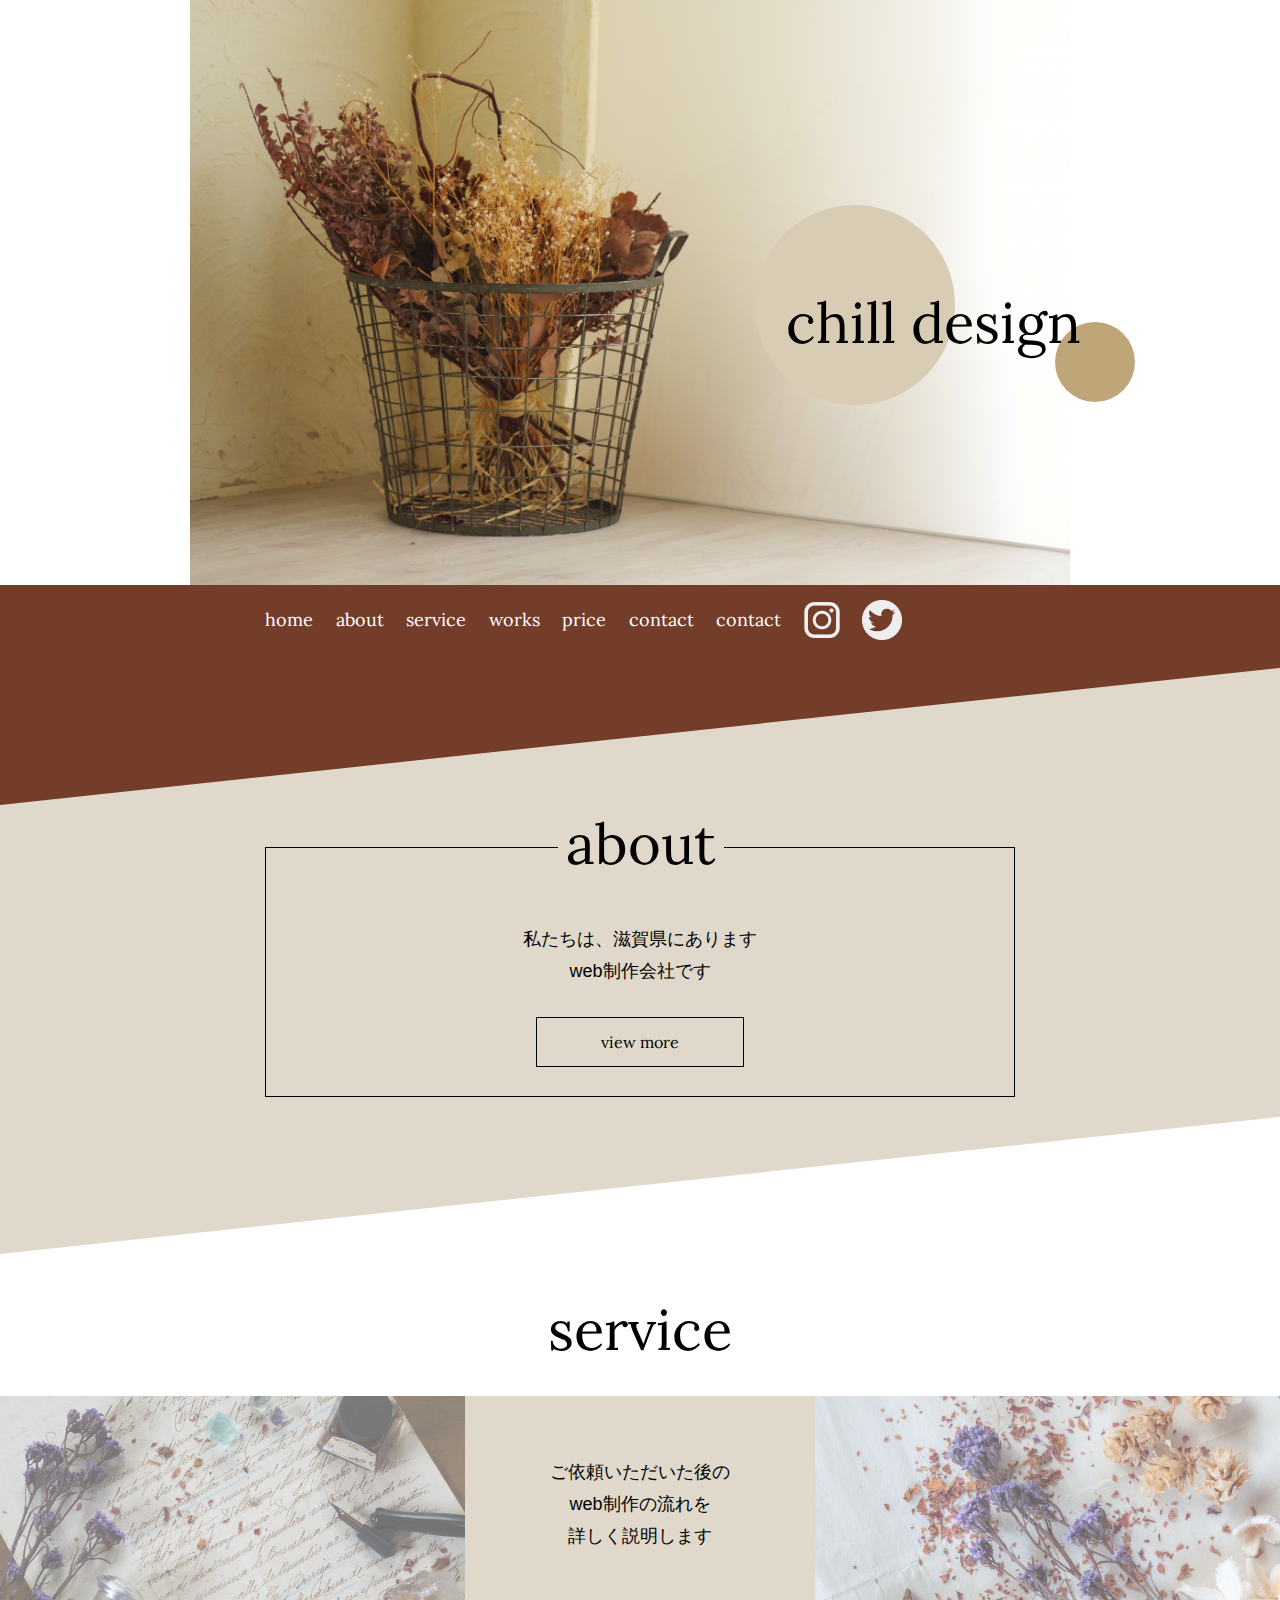
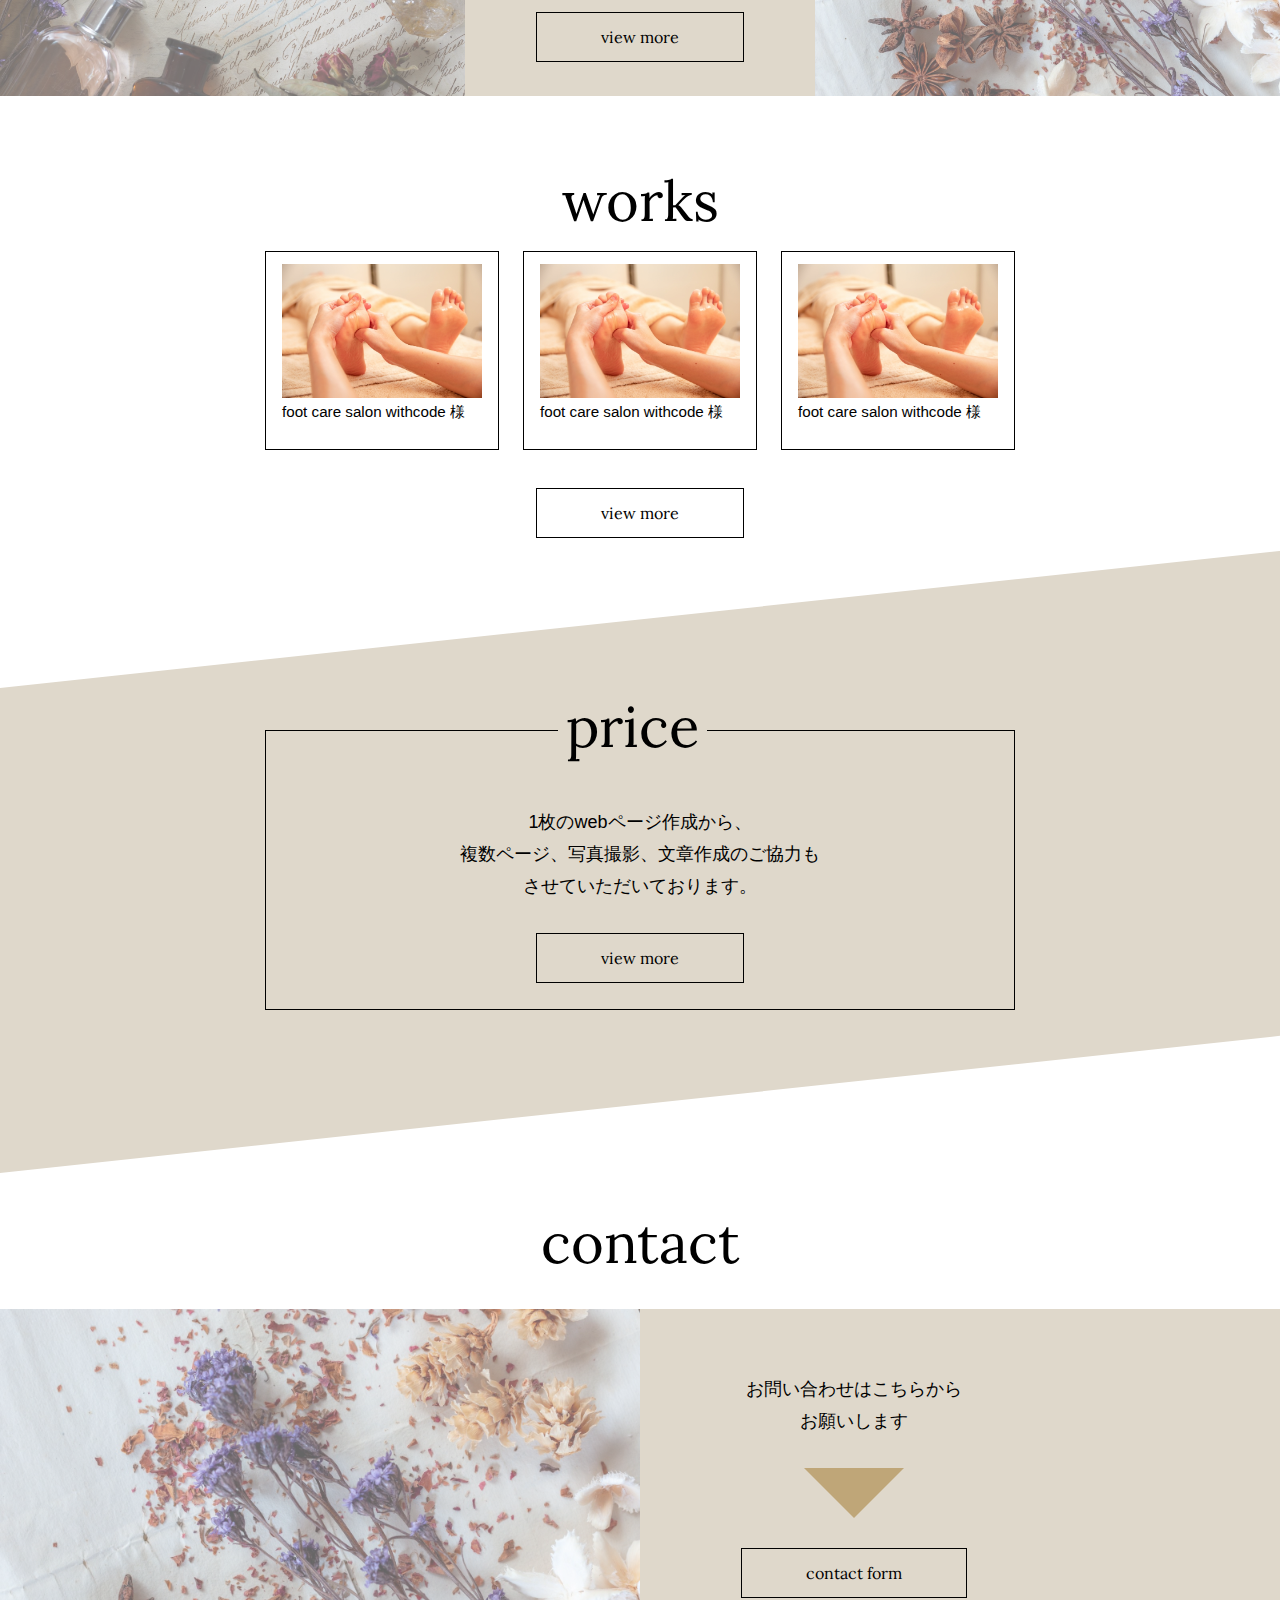
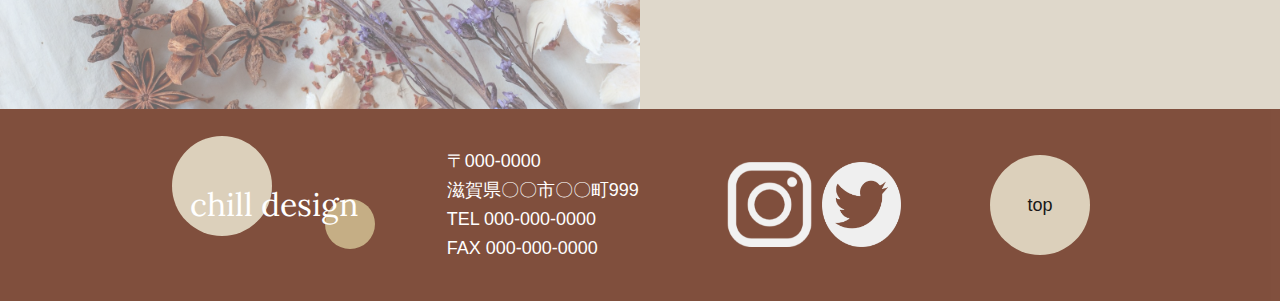
<file: index.html>
<!DOCTYPE html>
<html lang="ja">
  <head>
    <meta charset="UTF-8" />
    <meta http-equiv="X-UA-Compatible" content="IE=edge" />
    <meta name="viewport" content="width=device-width, initial-scale=1.0" />
    <meta name="robots" content="noindex">
    <meta name="googlebot" content="noindex">
    <title>chill design</title>

    <link rel="stylesheet" type="text/css" href="css/reset.css" />
    <link rel="stylesheet" type="text/css" href="css/common.css" />
    <link rel="stylesheet" type="text/css" href="css/index.css" />

    <link rel="preconnect" href="https://fonts.googleapis.com" />
    <link rel="preconnect" href="https://fonts.gstatic.com" crossorigin />

    <link rel="preconnect" href="https://fonts.googleapis.com" />
    <link rel="preconnect" href="https://fonts.gstatic.com" crossorigin />
    <link
      href="https://fonts.googleapis.com/css2?family=Lora&display=swap"
      rel="stylesheet"
    />
  </head>
  <body>
    <header id="header">
      <div class="header-wrapper wrapper">
        <h1 class="header-wrapper__ttl">chill design</h1>
        <div class="circle__1"></div>
        <div class="circle__2"></div>
      </div>
    </header>

    <main>
      <div id="menu">
        <nav class="menu-wrapper wrapper">
          <ul class="menu-wrapper__list">
            <li class="menu-wrapper__list__item">
              <a href="#header">home</a>
            </li>
            <li class="menu-wrapper__list__item">
              <a href="html/about.html">about</a>
            </li>
            <li class="menu-wrapper__list__item">
              <a href="html/service.html">service</a>
            </li>
            <li class="menu-wrapper__list__item">
              <a href="html/works.html">works</a>
            </li>
            <li class="menu-wrapper__list__item">
              <a href="html/price.html">price</a>
            </li>
            <li class="menu-wrapper__list__item">
              <a href="html/contact.html">contact</a>
            </li>
            <li class="menu-wrapper__list__item">
              <a href="html/contact.html">contact</a>
            </li>

            <li class="menu-wrapper__list__item">
              <a href="#">
                <img class="instagram" src="img/instagram_white.png" alt="" />
              </a>
            </li>

            <li class="menu-wrapper__list__item">
              <a href="#">
                <img class="twitter" src="img/twitter_white.png" alt="" />
              </a>
            </li>
          </ul>
        </nav>
        <div class="triangle__1"></div>
      </div>

      <section id="about">
        <div class="about-wrapper wrapper">
          <div class="about-wrapper__box">
            <h2 class="about-wrapper__box__ttl">about</h2>
            <p class="about-wrapper__box__txt">
              私たちは、滋賀県にあります<br />
              web制作会社です
            </p>
            <div class="view-more">
              <a href="html/about.html">view more</a>
            </div>
          </div>
        </div>
      </section>

      <section id="service">
        <div class="triangle__2"></div>
        <div class="service-wrapper">
          <h2 class="service-wrapper__ttl">service</h2>
          <div class="service-wrapper__flex">
            <div class="service-wrapper__flex__item1"></div>

            <div class="service-wrapper__flex__item2">
              <p class="service-wrapper__flex__item2__txt">
                ご依頼いただいた後の<br />
                web制作の流れを<br />
                詳しく説明します
              </p>
              <div class="view-more">
                <a href="html/service.html">view more</a>
              </div>
            </div>

            <div class="service-wrapper__flex__item3"></div>
          </div>
        </div>
      </section>

      <section id="works">
        <div class="works-wrapper wrapper">
          <h2 class="works-wrapper__ttl">works</h2>

          <div class="works-wrapper__flex">
            <div class="works-wrapper__flex__item">
              <a href="#"
                ><img
                  class="footcare"
                  src="img/footcare.jpg"
                  alt="フットケアサロンwithcodeの画像"
              /></a>
              <p class="works-wrapper__flex__item__txt">
                foot care salon withcode 様
              </p>
            </div>

            <div class="works-wrapper__flex__item">
              <a href="#">
                <img
                  class="footcare"
                  src="img/footcare.jpg"
                  alt="フットケアサロンwithcodeの画像"
              /></a>
              <p class="works-wrapper__flex__item__txt">
                foot care salon withcode 様
              </p>
            </div>

            <div class="works-wrapper__flex__item">
              <a href="#">
                <img
                  class="footcare"
                  src="img/footcare.jpg"
                  alt="フットケアサロンwithcodeの画像"
              /></a>
              <p class="works-wrapper__flex__item__txt">
                foot care salon withcode 様
              </p>
            </div>
          </div>

          <div class="view-more">
            <a href="html/service.html">view more</a>
          </div>
        </div>
        <div class="triangle__3"></div>
      </section>

      <section id="price">
        <div class="price-wrapper wrapper">
          <div class="price-wrapper__box">
            <h2 class="price-wrapper__box__ttl">price</h2>
            <p class="price-wrapper__box__txt">
              1枚のwebページ作成から、<br />
              複数ページ、写真撮影、文章作成のご協力も<br />
              させていただいております。
            </p>
            <div class="view-more">
              <a href="html/price.html">view more</a>
            </div>
          </div>
        </div>
      </section>

      <section id="contact">
        <div class="triangle__4"></div>
        <div class="contact-wrapper">
          <h2 class="contact-wrapper__ttl">contact</h2>
          <div class="contact-wrapper__flex">
            <div class="contact-wrapper__flex__item1"></div>
            <div class="contact-wrapper__flex__item2">
              <div class="contact-wrapper__flex__item2__box">
                <p class="contact-wrapper__flex__item2__box__txt">
                  お問い合わせはこちらから<br />お願いします
                </p>
                <div class="contact-wrapper__flex__item2__box__triangle"></div>
                <div class="view-more">
                  <a href="html/price.html">contact form</a>
                </div>
              </div>
            </div>
          </div>
        </div>
      </section>
    </main>

    <footer id="footer">
      <div class="footer-wrapper wrapper">
        <div class="footer-wrapper__flex">
          <div class="footer-wrapper__flex__item">
            <h1>chill design</h1>
            <div class="circle__3"></div>
            <div class="circle__4"></div>
          </div>

          <div class="footer-wrapper__flex__item">
            <p class="footer-wrapper__flex__item__txt">
              〒000-0000<br />滋賀県〇〇市〇〇町999<br />TEL 000-000-0000<br />FAX
              000-000-0000
            </p>
          </div>

          <div class="footer-wrapper__flex__item">
            <a href="#"
              ><img class="instagram" src="img/instagram_white.png" alt=""
            /></a>
            <a href="#"
              ><img class="twitter" src="img/twitter_white.png" alt=""
            /></a>
          </div>

          <div class="footer-wrapper__flex__item">
            <a href="#header">
              <p class="footer-wrapper__flex__item__circle">top</p></a
            >
          </div>
        </div>
      </div>
    </footer>

    <script src="https://cdnjs.cloudflare.com/ajax/libs/jquery/3.4.1/jquery.min.js"></script>
    <script type="text/javascript" src="js/common.js"></script>
  </body>
</html>
</file>
<file: css/common.css>
@charset "UTF-8";

/* ===========================================

=========================================== */

*{
  box-sizing: border-box;
}

html {
  font-size: 100%;
}

a {
  color: inherit;
  text-decoration: none;
}

a:hover {
  opacity: 0.5;
}

body {
  font-family: "Lora", serif;
}

p {
  font-family: sans-serif;
}

p,
li {
  font-size: 1.125rem;
  line-height: 1.8;
}

h1,
h2 {
  font-size: 3.5rem;
}

ol{
  list-style: none;
}

img{
  vertical-align: bottom;
}

.twitter {
  width: 40px;
  height: 40px;
}

.instagram {
  width: 36px;
  height: 36px;
}

.view-more {
  display: inline-block;
  border: 1px solid #000;
}

.view-more a{
  display: inline-block;
  padding: 16px 64px;
}

.wrapper {
  max-width: 900px;
  margin: 0 auto;
}
</file>
<file: css/index.css>
@charset "UTF-8";

/* ===========================================
header
=========================================== */

.header-wrapper {
  width: 100%;
  height: 65vh;
  background-image: url(../img/top.jpg);
  background-size: contain;
  background-repeat: no-repeat;
  position: relative; /* h1(header-wrapper__ttl)にかかっている */
}

.header-wrapper__ttl {
  position: absolute;
  right: 1%;
  bottom: 40%;
  z-index: 2;
}

.circle__1{
  width: 200px;
  height: 200px;
  border-radius: 50%;
  background-color: #D9CCB4;
  position: absolute;
  top: 35%;
  right: 15%;
  z-index: 1;
}

.circle__2{
  width: 80px;
  height: 80px;
  border-radius: 50%;
  background-color: #BFA678;
  position: absolute;
  top: 55%;
  right: -5%;
  z-index: 1;
}

/* ===========================================
menu
=========================================== */

#menu {
  /* overflow: hidden; */
  background-color: #733d29;
  position: relative;  /* triangle__1にかかっている */
}

.triangle__1{
  position: absolute;
  z-index: 1;
  border-top: 150px solid #733d29;
  border-right: 1400px solid transparent;
}

.menu-wrapper {
  max-width: 750px;
}

.menu-wrapper__list {
  padding: 2% 0;
  display: flex;
  align-items: center;
}

.menu-wrapper__list__item {
  margin-left: 3%;
  color: white;
}

.menu-wrapper__list__item:first-child {
  margin-left: unset;
}

/* ===========================================
about
=========================================== */

#about {
  background-color: #dfd8cb;
  padding: 15% 0 1% 0;
}

.about-wrapper {
  text-align: center;
}

.about-wrapper__box {
  margin: 0 auto;
  max-width: 750px;
  height: 250px;
  border: 1px solid #000;
  position: relative; /* ttl aboutの位置調整 */
}

.about-wrapper__box__ttl {
  display: inline-block;
  padding: 8px;
  background-color: #dfd8cb;
  position: absolute;
  top: -40px;
  left: 39%;
}

.about-wrapper__box__txt {
  padding: 10% 0 1% 0;
}

.about-wrapper__box .view-more {
  margin: 3% 0;
}

/* ===========================================
service
=========================================== */

#service{
  position: relative; /* triangle__2にかかっている */
  padding: 15% 0 1% 0;
  overflow: hidden;
}

.triangle__2{
  position: absolute;
  z-index: 1;
  top: -1%;
  border-top: 150px solid #DFD8CB;
  border-right: 1400px solid transparent;
}

.service-wrapper__ttl {
  text-align: center;
  margin-bottom: 3%;
}

.service-wrapper__flex {
  display: flex;
  justify-content: center;
}

.service-wrapper__flex__item1 {
  background-color: rgb(223, 215, 215);
  height: 300px;
  flex: 1 1 auto;
  background-image: url(../img/flower1.jpeg);
  background-size: cover;
  background-repeat: no-repeat;
  background-color: rgba(255, 255, 255, 0.4);
  background-blend-mode: lighten;
}

.service-wrapper__flex__item2 {
  width: 350px;
  height: 300px;
  background-color: #dfd8cb;
  text-align: center;
}

.service-wrapper__flex__item2__txt{
  margin: 17% 0;
}

.service-wrapper__flex__item3 {
  height: 300px;
  flex: 1 1 auto;
  background-image: url(../img/flower2.jpeg);
  background-size: cover;
  background-repeat: no-repeat;
  background-color: rgba(255, 255, 255, 0.4);
  background-blend-mode: lighten;
}

/* ===========================================
works
=========================================== */

#works{
  padding: 5% 0 0 0;
}

#works{
  position: relative;
}

.__3{
  position: absolute;
  z-index: 1;
  top: 100%;
  border-top: 150px solid #fff;
  border-right: 1300px solid transparent;
}

.works-wrapper{
  max-width: 750px;
  text-align: center;
}

.works-wrapper__ttl{
  text-align: center;
  margin-bottom: 3%;
}

.works-wrapper__flex{
  display: flex;
  justify-content: space-between;
}

.footcare{
  width: 200px;
  background-color: rgb(226, 217, 217);
}

.works-wrapper__flex__item{
  height: auto;
  border: 1px solid #000;
  padding: 12px 16px 24px 16px;
}

.works-wrapper__flex__item__txt{
  font-size: 0.95rem;
  text-align: left;
}

.works-wrapper .view-more{
  margin-top: 5%;
}

.triangle__3{
  position: absolute;
  z-index: 1;
  border-top: 150px solid #fff;
  border-right: 1400px solid transparent;
}

/* ===========================================
price
=========================================== */

#price {
  background-color: #dfd8cb;
  padding: 15% 0 1% 0;
}

.price-wrapper {
  text-align: center;
}

.price-wrapper__box {
  margin: 0 auto;
  max-width: 750px;
  height: 280px;
  border: 1px solid #000;
  position: relative; /* ttl priceの位置調整 */
}

.price-wrapper__box__ttl {
  display: inline-block;
  padding: 8px;
  background-color: #dfd8cb;
  position: absolute;
  top: -40px;
  left: 39%;
}

.price-wrapper__box__txt {
  padding: 10% 0 1% 0;
}

.price-wrapper__box .view-more {
  margin: 3% 0;
}

/* ===========================================
contact
=========================================== */

#contact{
  position: relative;
  padding: 15% 0 0 0;
  overflow: hidden;
}

.triangle__4{
  position: absolute;
  z-index: 1;
  top: 0%;
  border-top: 150px solid #DFD8CB;
  border-right: 1400px solid transparent;
}

.contact-wrapper__ttl{
  text-align: center;
  margin-bottom: 3%;
}

.contact-wrapper__flex{
  display: flex;
}

.contact-wrapper__flex__item1{
  height: 400px;
  flex: 1 1;
  background-image: url(../img/flower2.jpeg);
  background-size: cover;
  background-repeat: no-repeat;
  background-color: rgba(255, 255, 255, 0.4);
  background-blend-mode: lighten;
}

.contact-wrapper__flex__item2{
  height: 400px;
  flex: 1 1;
  background-color: #dfd8cb;
}

.contact-wrapper__flex__item2__box{
  text-align: center;
  width: 300px;
  height: 250px;
  margin: 10% 0 10% 10%;
}

.contact-wrapper__flex__item2__box__txt{
  margin: 10% 0;
}

.contact-wrapper__flex__item2__box__triangle{
  width: 100px;
  border-top: 50px solid #BFA678;
  border-right: 50px solid transparent;
  border-left: 50px solid transparent;
  margin: 0 auto;
  margin-bottom: 10%;
}

/* ===========================================
footer
=========================================== */

#footer{
  background-color: #733D29;
  opacity: 0.9;
  padding: 3% 0;
}

.footer-wrapper__flex{
  display: flex;
  align-items: center;
  justify-content: space-between;
  position: relative;  /* circle3 4 に対して */
}

.circle__3{
  width: 100px;
  height: 100px;
  border-radius: 50%;
  background-color: #D9CCB4;
  position: absolute;
  top: -10%;
  left: -2%;
  z-index: -1;
}

.circle__4{
  width: 50px;
  height: 50px;
  border-radius: 50%;
  background-color: #BFA678;
  position: absolute;
  top: 45%;
  left: 15%;
  z-index: -1;
}

.footer-wrapper__flex__item h1{
  font-size: 2rem;
  color: white;
}

.footer-wrapper__flex__item__txt{
  color: white;
  line-height: 1.6;
}

#footer .instagram{
  width: 85px;
  height: 85px;
}

#footer .twitter{
  padding-left: 3%;
  width: 85px;
  height: 85px;
}

.footer-wrapper__flex__item__circle{
  width: 100px;
  height: 100px;
  border-radius: 50%;
  background-color: #D9CCB4;
  line-height: 100px;
  text-align: center;
}
</file>
